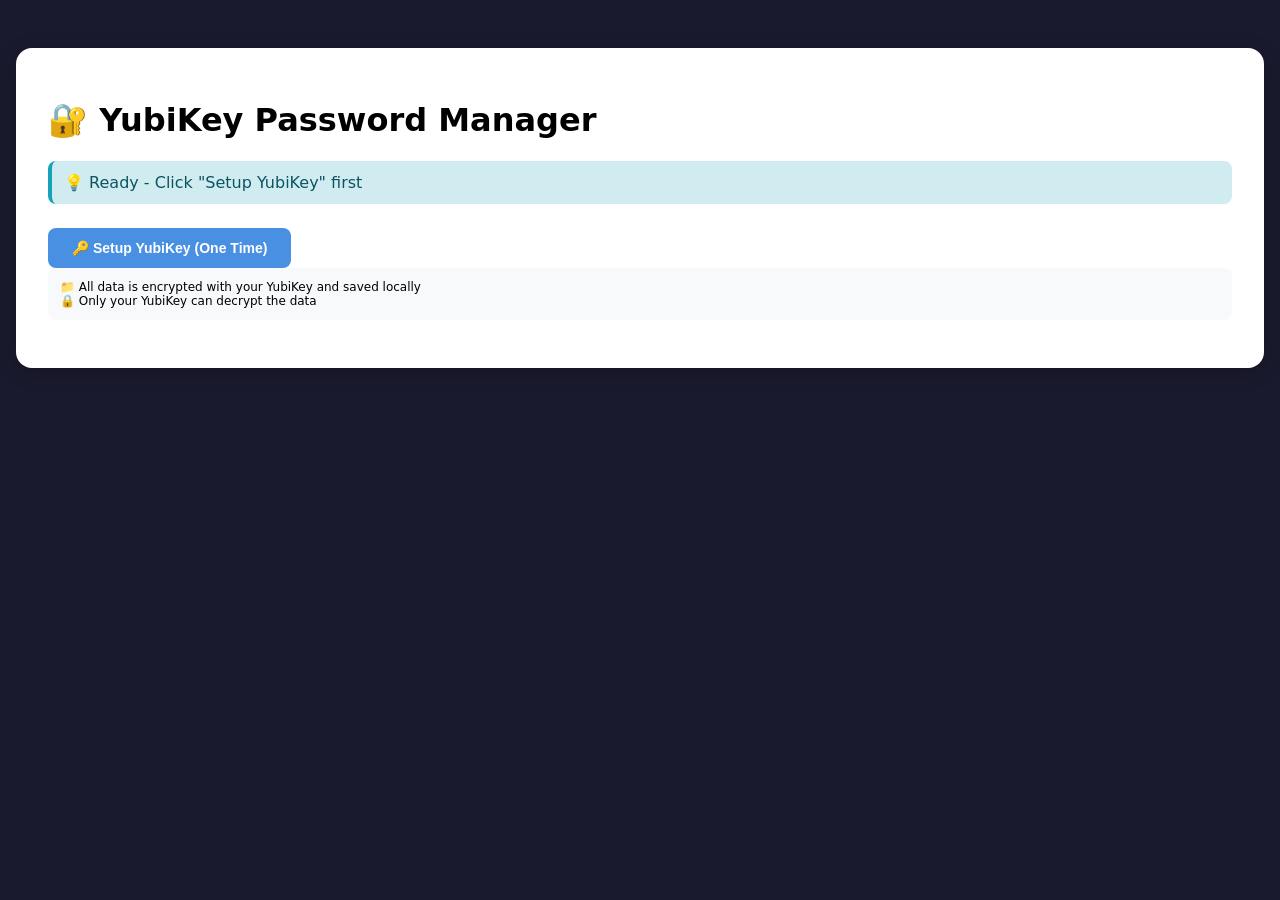
<file: index.html>
<!DOCTYPE html>
<html lang="en">
<head>
    <meta charset="UTF-8">
    <meta name="viewport" content="width=device-width, initial-scale=1.0">
    <title>YubiKey Password Manager - Encrypted Table</title>
    <style>
        body {
            font-family: system-ui, -apple-system, sans-serif;
            max-width: 1400px;
            margin: 2rem auto;
            padding: 1rem;
            background: #1a1a2e;
        }
        .container {
            background: white;
            border-radius: 16px;
            padding: 2rem;
            box-shadow: 0 4px 20px rgba(0,0,0,0.2);
        }
        table {
            width: 100%;
            border-collapse: collapse;
            margin: 1rem 0;
        }
        th, td {
            border: 1px solid #ddd;
            padding: 12px;
            text-align: left;
            vertical-align: top;
        }
        th {
            background: #4a90e2;
            color: white;
            font-weight: 600;
        }
        td {
            background: #fafafa;
        }
        input, textarea {
            width: 100%;
            padding: 8px;
            border: 1px solid #ddd;
            border-radius: 4px;
            font-family: monospace;
            font-size: 13px;
        }
        textarea {
            resize: vertical;
            min-height: 60px;
        }
        button {
            padding: 0.75rem 1.5rem;
            margin: 0.5rem 0.5rem 0 0;
            border: none;
            border-radius: 8px;
            cursor: pointer;
            font-size: 14px;
            font-weight: 600;
            transition: all 0.2s;
        }
        button:hover { transform: translateY(-1px); opacity: 0.9; }
        button:disabled { opacity: 0.5; cursor: not-allowed; transform: none; }
        .btn-primary { background: #4a90e2; color: white; }
        .btn-success { background: #28a745; color: white; }
        .btn-warning { background: #ffc107; color: #333; }
        .btn-danger { background: #dc3545; color: white; }
        .btn-secondary { background: #6c757d; color: white; }
        .btn-info { background: #17a2b8; color: white; }
        .status {
            padding: 0.75rem;
            margin: 1rem 0;
            border-radius: 8px;
            font-weight: 500;
        }
        .error { background: #f8d7da; color: #721c24; border-left: 4px solid #dc3545; }
        .success { background: #d4edda; color: #155724; border-left: 4px solid #28a745; }
        .info { background: #d1ecf1; color: #0c5460; border-left: 4px solid #17a2b8; }
        .warning { background: #fff3cd; color: #856404; border-left: 4px solid #ffc107; }
        .stats {
            display: flex;
            gap: 1rem;
            margin-bottom: 1rem;
            padding: 0.75rem;
            background: #f8f9fa;
            border-radius: 8px;
            font-size: 12px;
            align-items: center;
            flex-wrap: wrap;
        }
        .lock-indicator {
            display: inline-flex;
            align-items: center;
            gap: 8px;
            padding: 4px 12px;
            border-radius: 20px;
            font-weight: bold;
        }
        .lock-indicator.unlocked { background: #d4edda; color: #155724; }
        .lock-indicator.locked { background: #f8d7da; color: #721c24; }
        .delete-btn {
            background: #dc3545;
            color: white;
            padding: 4px 8px;
            font-size: 12px;
            margin: 0;
        }
        .delete-btn:hover { background: #c82333; }
        .add-row-btn {
            margin: 1rem 0;
        }
        hr { margin: 20px 0; border: none; border-top: 2px solid #eee; }
        .search-box {
            margin: 1rem 0;
            padding: 8px;
            width: 300px;
            border: 1px solid #ddd;
            border-radius: 4px;
        }
        .table-wrapper {
            overflow-x: auto;
            max-height: 500px;
            overflow-y: auto;
        }
    </style>
</head>
<body>
<div class="container">
    <h1>🔐 YubiKey Password Manager</h1>
    
    <div id="status" class="status info">💡 Ready - Click "Setup YubiKey" first</div>
    
    <div id="setupSection">
        <button id="setupBtn" class="btn-primary">🔑 Setup YubiKey (One Time)</button>
        <div class="stats">
            📁 All data is encrypted with your YubiKey and saved locally<br>
            🔒 Only your YubiKey can decrypt the data
        </div>
    </div>
    
    <div id="managerSection" style="display: none;">
        <div class="stats">
            <div id="lockIndicator" class="lock-indicator locked">🔒 LOCKED</div>
            <span>📊 Row count: <span id="rowCount">0</span></span>
            <span>💾 Last saved: <span id="lastSaved">Never</span></span>
            <input type="text" id="searchBox" class="search-box" placeholder="🔍 Search any field..." style="margin-left: auto;">
        </div>
        
        <div class="table-wrapper">
            <table id="dataTable">
                <thead>
                    <tr>
                        <th style="width: 5%">ID</th>
                        <th style="width: 25%">Site / Service</th>
                        <th style="width: 60%">Security Methods (passwords, 2FA, backup codes, notes)</th>
                        <th style="width: 10%">Actions</th>
                    </tr>
                </thead>
                <tbody id="tableBody">
                    <tr class="no-data">
                        <td colspan="4" style="text-align: center; color: #999;">
                            🔒 Unlock with YubiKey to view your encrypted data
                        </td>
                    </tr>
                </tbody>
            </table>
        </div>
        
        <div>
            <button id="addRowBtn" class="btn-success add-row-btn" disabled>➕ Add New Row</button>
            <button id="unlockBtn" class="btn-success">🔓 Unlock with YubiKey</button>
            <button id="saveBtn" class="btn-primary" disabled>💾 Save All to Local Storage</button>
            <button id="lockBtn" class="btn-danger" disabled>🔒 Lock Device</button>
            <button id="exportBtn" class="btn-secondary">📎 Export Backup</button>
            <button id="importBtn" class="btn-secondary">📂 Import Backup</button>
            <input type="file" id="fileInput" style="display: none;">
        </div>
        
        <div class="stats" style="margin-top: 1rem; background: #e8f4f8;">
            💡 <strong>Tips:</strong><br>
            • Each row stores site name and security methods (passwords, 2FA codes, backup keys, etc.)<br>
            • Click "Save All" after making changes - everything is encrypted with your YubiKey<br>
            • Use search to filter rows across all fields<br>
            • Export creates an encrypted backup file you can store elsewhere
        </div>
    </div>
</div>

<script>
    class YubiKeyPasswordManager {
        constructor() {
            this.encryptionKey = null;
            this.credentialId = null;
            this.isUnlocked = false;
            this.dbName = 'YubiKeyPasswordManager';
            this.storeName = 'encryptedData';
            this.db = null;
            this.data = []; // Array to hold all rows
            this.nextId = 1;
            this.filteredData = [];
            this.searchTerm = '';
            
            this.initDatabase();
        }
        
        async initDatabase() {
            return new Promise((resolve, reject) => {
                const request = indexedDB.open(this.dbName, 2);
                
                request.onupgradeneeded = (event) => {
                    const db = event.target.result;
                    if (!db.objectStoreNames.contains(this.storeName)) {
                        db.createObjectStore(this.storeName, { keyPath: 'id' });
                    }
                };
                
                request.onsuccess = (event) => {
                    this.db = event.target.result;
                    resolve();
                };
                
                request.onerror = (event) => {
                    console.error('IndexedDB error:', event);
                    resolve();
                };
            });
        }
        
        showStatus(msg, type = 'info') {
            const statusDiv = document.getElementById('status');
            statusDiv.textContent = msg;
            statusDiv.className = `status ${type}`;
            setTimeout(() => {
                if (document.getElementById('status').textContent === msg) {
                    statusDiv.style.opacity = '0.7';
                }
            }, 4000);
        }
        
        updateUI() {
            const lockIndicator = document.getElementById('lockIndicator');
            const saveBtn = document.getElementById('saveBtn');
            const lockBtn = document.getElementById('lockBtn');
            const addRowBtn = document.getElementById('addRowBtn');
            
            if (this.isUnlocked && this.encryptionKey) {
                lockIndicator.className = 'lock-indicator unlocked';
                lockIndicator.innerHTML = '🔓 UNLOCKED';
                saveBtn.disabled = false;
                lockBtn.disabled = false;
                addRowBtn.disabled = false;
            } else {
                lockIndicator.className = 'lock-indicator locked';
                lockIndicator.innerHTML = '🔒 LOCKED';
                saveBtn.disabled = true;
                lockBtn.disabled = true;
                addRowBtn.disabled = true;
            }
            
            this.renderTable();
        }
        
        renderTable() {
            const tbody = document.getElementById('tableBody');
            if (!tbody) return;
            
            // Apply search filter
            let displayData = this.data;
            if (this.searchTerm) {
                const term = this.searchTerm.toLowerCase();
                displayData = this.data.filter(row => 
                    row.site.toLowerCase().includes(term) || 
                    row.methods.toLowerCase().includes(term) ||
                    row.id.toString().includes(term)
                );
                this.filteredData = displayData;
            } else {
                this.filteredData = this.data;
            }
            
            document.getElementById('rowCount').innerText = this.filteredData.length;
            
            if (this.filteredData.length === 0) {
                tbody.innerHTML = `
                    <tr class="no-data">
                        <td colspan="4" style="text-align: center; color: #999;">
                            ${this.searchTerm ? 'No matching rows found' : 'No data. Click "Add New Row" to get started.'}
                        </td>
                    </tr>
                `;
                return;
            }
            
            tbody.innerHTML = this.filteredData.map(row => `
                <tr data-id="${row.id}">
                    <td>${row.id}</td>
                    <td>
                        <input type="text" class="site-input" value="${this.escapeHtml(row.site)}" 
                               data-id="${row.id}" data-field="site" placeholder="e.g., Google, GitHub, Bank">
                    </td>
                    <td>
                        <textarea class="methods-textarea" data-id="${row.id}" data-field="methods" 
                                  placeholder="Password: ...&#10;2FA Secret: ...&#10;Backup Codes: ...&#10;Notes: ...">${this.escapeHtml(row.methods)}</textarea>
                    </td>
                    <td style="text-align: center;">
                        <button class="delete-btn" data-id="${row.id}" onclick="app.deleteRow(${row.id})">🗑️ Delete</button>
                    </td>
                </tr>
            `).join('');
            
            // Attach event listeners to inputs
            document.querySelectorAll('.site-input').forEach(input => {
                input.addEventListener('change', (e) => {
                    const id = parseInt(e.target.dataset.id);
                    const row = this.data.find(r => r.id === id);
                    if (row) row.site = e.target.value;
                });
            });
            
            document.querySelectorAll('.methods-textarea').forEach(textarea => {
                textarea.addEventListener('change', (e) => {
                    const id = parseInt(e.target.dataset.id);
                    const row = this.data.find(r => r.id === id);
                    if (row) row.methods = e.target.value;
                });
            });
        }
        
        escapeHtml(str) {
            if (!str) return '';
            return str.replace(/[&<>]/g, function(m) {
                if (m === '&') return '&amp;';
                if (m === '<') return '&lt;';
                if (m === '>') return '&gt;';
                return m;
            });
        }
        
        addRow() {
            if (!this.isUnlocked) {
                this.showStatus('❌ Please unlock with YubiKey first', 'error');
                return;
            }
            
            const newId = this.nextId++;
            this.data.push({
                id: newId,
                site: '',
                methods: ''
            });
            
            this.renderTable();
            this.showStatus(`✅ Added new row (ID: ${newId})`, 'success');
        }
        
        deleteRow(id) {
            if (!this.isUnlocked) {
                this.showStatus('❌ Please unlock with YubiKey first', 'error');
                return;
            }
            
            if (confirm(`Delete row ID ${id}?`)) {
                this.data = this.data.filter(row => row.id !== id);
                this.renderTable();
                this.showStatus(`🗑️ Deleted row ${id}`, 'success');
            }
        }
        
        async setupYubiKey() {
            try {
                if (localStorage.getItem('yubikey_credential_id')) {
                    this.showStatus('✅ YubiKey already setup! Click "Unlock" to access your data.', 'success');
                    document.getElementById('setupSection').style.display = 'none';
                    document.getElementById('managerSection').style.display = 'block';
                    return true;
                }
                
                this.showStatus('🔐 Touch your YubiKey to setup encryption...', 'info');
                
                const challenge = crypto.getRandomValues(new Uint8Array(32));
                const userId = crypto.randomUUID();
                
                const publicKeyOptions = {
                    challenge: challenge,
                    rp: { name: "YubiKey Password Manager", id: window.location.hostname || "localhost" },
                    user: {
                        id: new TextEncoder().encode(userId),
                        name: "password-manager",
                        displayName: "YubiKey User"
                    },
                    pubKeyCredParams: [{ alg: -7, type: "public-key" }],
                    authenticatorSelection: {
                        authenticatorAttachment: "cross-platform",
                        userVerification: "required"
                    },
                    timeout: 60000
                };
                
                const credential = await navigator.credentials.create({ publicKey: publicKeyOptions });
                this.credentialId = Array.from(new Uint8Array(credential.rawId));
                localStorage.setItem('yubikey_credential_id', JSON.stringify(this.credentialId));
                
                await this.deriveStableKey();
                
                this.showStatus('✅ YubiKey setup complete! Click "Unlock" to start.', 'success');
                document.getElementById('setupSection').style.display = 'none';
                document.getElementById('managerSection').style.display = 'block';
                this.updateUI();
                
                return true;
            } catch (err) {
                console.error(err);
                this.showStatus(`❌ Setup failed: ${err.message}`, 'error');
                return false;
            }
        }
        
        async deriveStableKey() {
            const storedCredId = JSON.parse(localStorage.getItem('yubikey_credential_id') || '[]');
            if (storedCredId.length === 0) return null;
            
            const credIdBytes = new Uint8Array(storedCredId);
            const salt = new TextEncoder().encode("YubiKeyPasswordManager2025");
            const combined = new Uint8Array(credIdBytes.length + salt.length);
            combined.set(credIdBytes, 0);
            combined.set(salt, credIdBytes.length);
            
            const keyMaterial = await crypto.subtle.digest('SHA-256', combined);
            this.encryptionKey = await crypto.subtle.importKey('raw', keyMaterial, { name: 'AES-GCM' }, false, ['encrypt', 'decrypt']);
            
            return this.encryptionKey;
        }
        
        async authenticate() {
            try {
                const storedCredId = JSON.parse(localStorage.getItem('yubikey_credential_id') || '[]');
                if (storedCredId.length === 0) {
                    throw new Error('No YubiKey found. Run setup first.');
                }
                
                const challenge = crypto.getRandomValues(new Uint8Array(32));
                const credentialId = new Uint8Array(storedCredId);
                
                const requestOptions = {
                    challenge: challenge,
                    allowCredentials: [{
                        id: credentialId,
                        type: "public-key",
                        transports: ["usb", "nfc", "ble"]
                    }],
                    timeout: 60000,
                    userVerification: "required"
                };
                
                await navigator.credentials.get({ publicKey: requestOptions });
                await this.deriveStableKey();
                this.isUnlocked = true;
                this.updateUI();
                
                return true;
            } catch (err) {
                console.error(err);
                this.isUnlocked = false;
                this.updateUI();
                return false;
            }
        }
        
        async encryptData(data) {
            if (!this.encryptionKey) await this.deriveStableKey();
            if (!this.encryptionKey) throw new Error('No encryption key');
            
            const encoder = new TextEncoder();
            const iv = crypto.getRandomValues(new Uint8Array(12));
            const jsonStr = JSON.stringify(data);
            const encrypted = await crypto.subtle.encrypt(
                { name: 'AES-GCM', iv: iv },
                this.encryptionKey,
                encoder.encode(jsonStr)
            );
            
            return {
                iv: Array.from(iv),
                data: Array.from(new Uint8Array(encrypted)),
                timestamp: Date.now(),
                version: '2.0'
            };
        }
        
        async decryptData(encryptedData) {
            if (!this.encryptionKey) await this.deriveStableKey();
            if (!this.encryptionKey) throw new Error('No encryption key');
            
            const decoder = new TextDecoder();
            const iv = new Uint8Array(encryptedData.iv);
            const data = new Uint8Array(encryptedData.data);
            
            const decrypted = await crypto.subtle.decrypt(
                { name: 'AES-GCM', iv: iv },
                this.encryptionKey,
                data
            );
            
            const jsonStr = decoder.decode(decrypted);
            return JSON.parse(jsonStr);
        }
        
        async saveToLocalStorage() {
            if (!this.isUnlocked) {
                this.showStatus('❌ Please unlock with YubiKey first', 'error');
                return false;
            }
            
            try {
                // Prepare data for saving (remove any temporary fields)
                const saveData = {
                    rows: this.data,
                    nextId: this.nextId,
                    version: '1.0',
                    savedAt: Date.now()
                };
                
                const encrypted = await this.encryptData(saveData);
                
                // Save to IndexedDB
                await this.saveToIndexedDB(encrypted);
                
                // Backup to localStorage
                localStorage.setItem('yubikey_password_backup', JSON.stringify(encrypted));
                
                document.getElementById('lastSaved').innerText = new Date().toLocaleTimeString();
                this.showStatus(`💾 Saved ${this.data.length} rows to encrypted local storage!`, 'success');
                return true;
            } catch (err) {
                console.error(err);
                this.showStatus(`❌ Save failed: ${err.message}`, 'error');
                return false;
            }
        }
        
        async saveToIndexedDB(data) {
            if (!this.db) await this.initDatabase();
            
            return new Promise((resolve, reject) => {
                if (!this.db) {
                    resolve(false);
                    return;
                }
                
                const transaction = this.db.transaction([this.storeName], 'readwrite');
                const store = transaction.objectStore(this.storeName);
                const request = store.put({ id: 'main', data: data, updated: Date.now() });
                
                request.onsuccess = () => resolve(true);
                request.onerror = () => {
                    console.error('IndexedDB save error:', request.error);
                    resolve(false);
                };
            });
        }
        
        async loadFromLocalStorage() {
            try {
                let encryptedData = null;
                
                // Try IndexedDB first
                if (this.db) {
                    encryptedData = await this.loadFromIndexedDB();
                }
                
                // Try localStorage as fallback
                if (!encryptedData) {
                    const stored = localStorage.getItem('yubikey_password_backup');
                    if (stored) encryptedData = JSON.parse(stored);
                }
                
                if (!encryptedData) {
                    return null;
                }
                
                const decrypted = await this.decryptData(encryptedData);
                return decrypted;
            } catch (err) {
                console.error(err);
                return null;
            }
        }
        
        async loadFromIndexedDB() {
            return new Promise((resolve, reject) => {
                if (!this.db) {
                    resolve(null);
                    return;
                }
                
                const transaction = this.db.transaction([this.storeName], 'readonly');
                const store = transaction.objectStore(this.storeName);
                const request = store.get('main');
                
                request.onsuccess = () => {
                    resolve(request.result ? request.result.data : null);
                };
                request.onerror = () => {
                    console.error('IndexedDB load error:', request.error);
                    resolve(null);
                };
            });
        }
        
        async unlockAndLoad() {
            this.showStatus('🔓 Touch your YubiKey to unlock...', 'info');
            
            const auth = await this.authenticate();
            if (!auth) {
                this.showStatus('❌ Authentication failed - make sure you touch your YubiKey', 'error');
                return false;
            }
            
            this.showStatus('🔓 Loading your encrypted data...', 'info');
            const decryptedData = await this.loadFromLocalStorage();
            
            if (decryptedData && decryptedData.rows) {
                this.data = decryptedData.rows;
                this.nextId = decryptedData.nextId || Math.max(...decryptedData.rows.map(r => r.id), 0) + 1;
                this.showStatus(`✅ Loaded ${this.data.length} rows!`, 'success');
            } else {
                // Initialize with sample data if empty
                this.data = [
                    { id: 1, site: 'Google', methods: 'Password: MySecurePass123\n2FA: Enabled\nBackup codes: saved in safe' },
                    { id: 2, site: 'GitHub', methods: 'Password: ghp_xxxxxx\nSSH key: ~/.ssh/id_rsa\n2FA: YubiKey' }
                ];
                this.nextId = 3;
                this.showStatus('ℹ️ No saved data found. Starting with sample rows.', 'info');
            }
            
            this.renderTable();
            return true;
        }
        
        lock() {
            this.isUnlocked = false;
            this.encryptionKey = null;
            this.data = [];
            this.filteredData = [];
            
            this.renderTable();
            this.updateUI();
            this.showStatus('🔒 Device locked. Click "Unlock" and touch YubiKey to access your data again.', 'warning');
        }
        
        async exportBackup() {
            const stored = localStorage.getItem('yubikey_password_backup');
            if (!stored) {
                // Try IndexedDB
                const indexedData = await this.loadFromIndexedDB();
                if (!indexedData) {
                    this.showStatus('No saved data to export', 'warning');
                    return;
                }
                var exportData = indexedData;
            } else {
                var exportData = JSON.parse(stored);
            }
            
            const blob = new Blob([JSON.stringify(exportData, null, 2)], { type: 'application/json' });
            const url = URL.createObjectURL(blob);
            const a = document.createElement('a');
            a.href = url;
            a.download = `yubikey_password_backup_${Date.now()}.enc`;
            a.click();
            URL.revokeObjectURL(url);
            this.showStatus('📎 Backup exported!', 'success');
        }
        
        async importBackup(file) {
            if (!this.isUnlocked) {
                this.showStatus('❌ Please unlock with YubiKey first', 'error');
                return;
            }
            
            try {
                const text = await file.text();
                const encrypted = JSON.parse(text);
                
                if (!encrypted.iv || !encrypted.data) {
                    throw new Error('Invalid backup file');
                }
                
                // Verify it can be decrypted
                const decrypted = await this.decryptData(encrypted);
                if (!decrypted || !decrypted.rows) {
                    throw new Error('Cannot decrypt - wrong YubiKey or corrupted file');
                }
                
                // Save to both locations
                await this.saveToIndexedDB(encrypted);
                localStorage.setItem('yubikey_password_backup', JSON.stringify(encrypted));
                
                // Update current data
                this.data = decrypted.rows;
                this.nextId = decrypted.nextId || Math.max(...decrypted.rows.map(r => r.id), 0) + 1;
                this.renderTable();
                
                this.showStatus(`📂 Imported ${this.data.length} rows successfully!`, 'success');
            } catch (err) {
                this.showStatus(`Import failed: ${err.message}`, 'error');
            }
        }
        
        searchTable() {
            const searchBox = document.getElementById('searchBox');
            this.searchTerm = searchBox.value;
            this.renderTable();
        }
    }
    
    // Initialize
    const app = new YubiKeyPasswordManager();
    window.app = app; // Make accessible to inline onclick
    
    document.getElementById('setupBtn').onclick = () => app.setupYubiKey();
    document.getElementById('unlockBtn').onclick = () => app.unlockAndLoad();
    document.getElementById('saveBtn').onclick = () => app.saveToLocalStorage();
    document.getElementById('lockBtn').onclick = () => app.lock();
    document.getElementById('addRowBtn').onclick = () => app.addRow();
    document.getElementById('exportBtn').onclick = () => app.exportBackup();
    document.getElementById('searchBox').oninput = () => app.searchTable();
    
    const importBtn = document.getElementById('importBtn');
    const fileInput = document.getElementById('fileInput');
    if (importBtn && fileInput) {
        importBtn.onclick = () => fileInput.click();
        fileInput.onchange = async (e) => {
            if (e.target.files[0]) {
                await app.importBackup(e.target.files[0]);
                fileInput.value = '';
            }
        };
    }
</script>
</body>
</html>
</file>
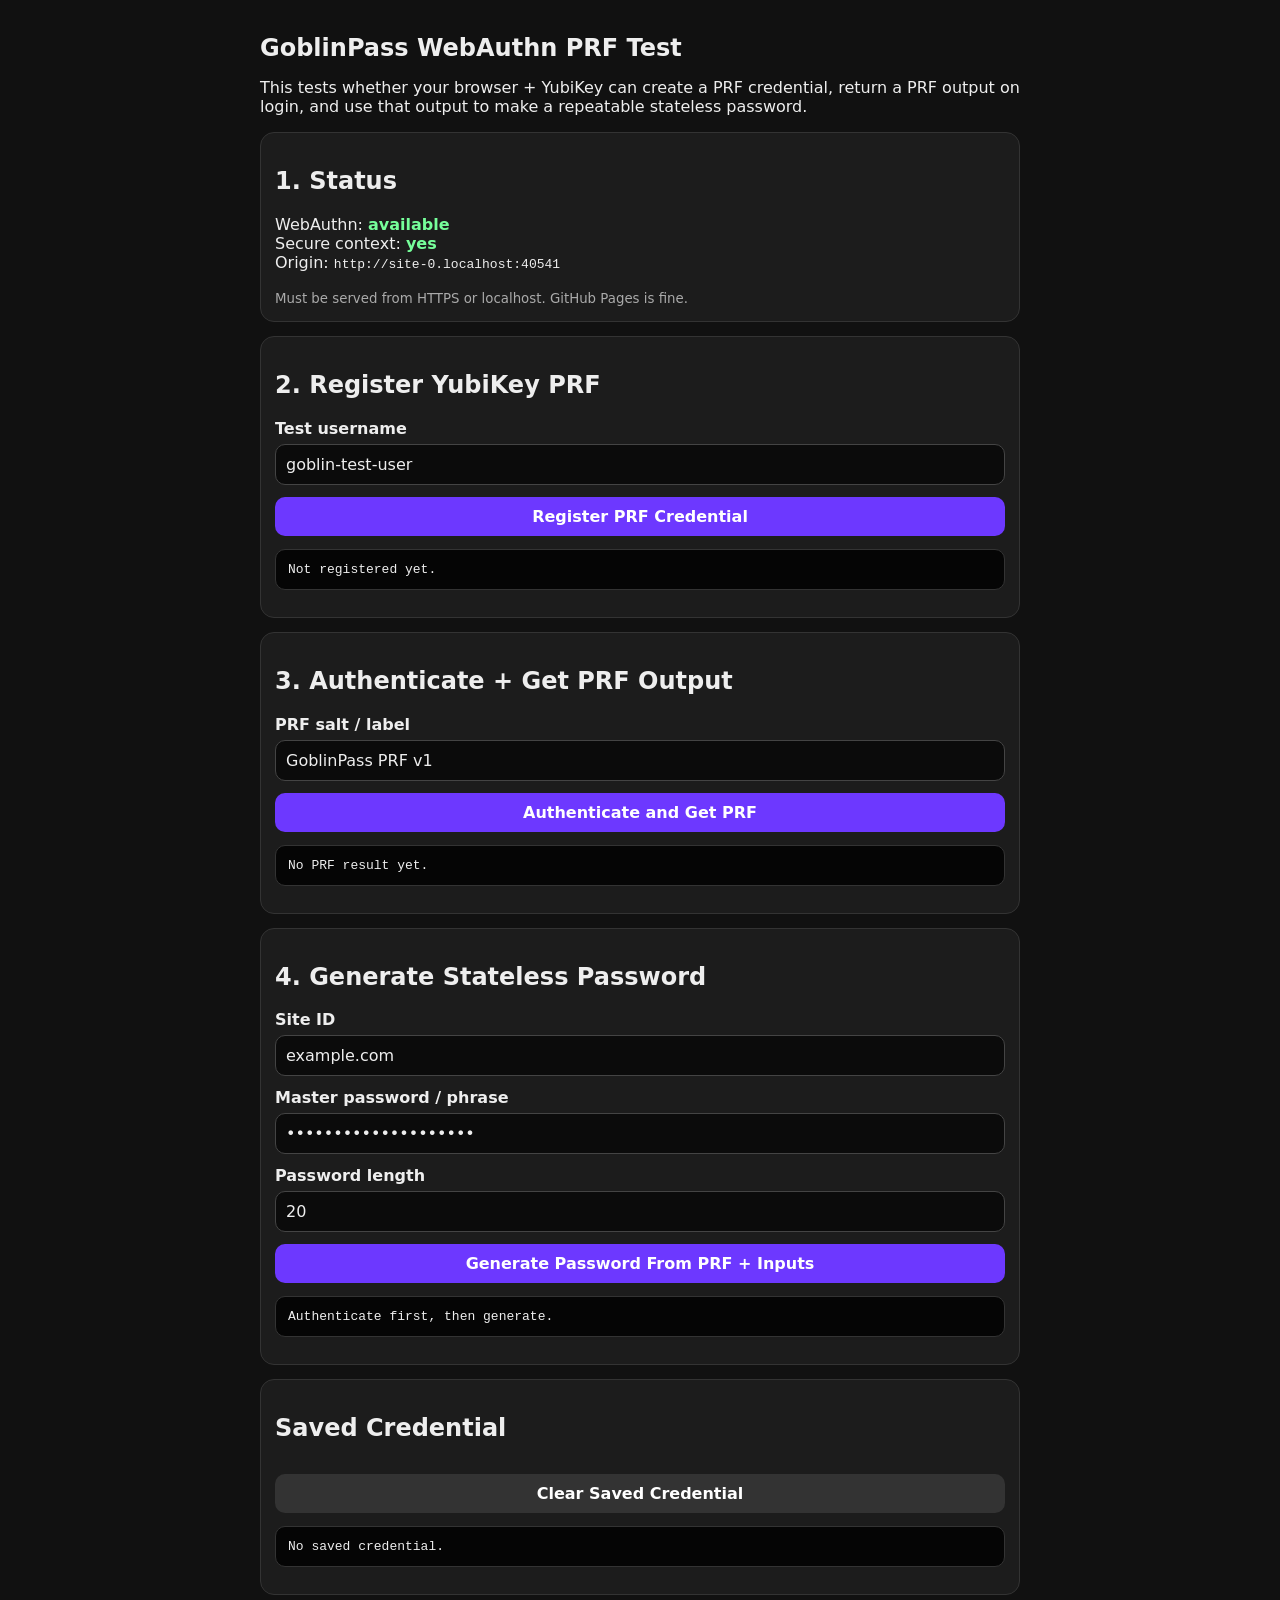
<file: index.html.html>
<!doctype html>
<html lang="en">
<head>
  <meta charset="utf-8" />
  <meta name="viewport" content="width=device-width,initial-scale=1" />
  <title>GoblinPass PRF Test</title>
  <style>
    :root { color-scheme: dark; }
    body { font-family: system-ui, sans-serif; margin: 0; background:#111; color:#eee; }
    main { max-width: 760px; margin: 0 auto; padding: 18px; }
    h1 { font-size: 1.5rem; }
    .card { background:#1c1c1c; border:1px solid #333; border-radius:14px; padding:14px; margin:14px 0; }
    label { display:block; margin-top:12px; font-weight:600; }
    input, textarea, button { width:100%; box-sizing:border-box; font:inherit; border-radius:10px; border:1px solid #444; padding:10px; margin-top:6px; }
    input, textarea { background:#0b0b0b; color:#eee; }
    button { background:#6d38ff; color:white; font-weight:700; border:0; margin-top:12px; }
    button.secondary { background:#333; }
    pre { white-space: pre-wrap; word-break: break-word; background:#050505; padding:12px; border-radius:10px; border:1px solid #333; }
    .ok { color:#76ff9a; font-weight:700; }
    .bad { color:#ff7676; font-weight:700; }
    .warn { color:#ffd166; font-weight:700; }
    small { color:#aaa; }
  </style>
</head>
<body>
<main>
  <h1>GoblinPass WebAuthn PRF Test</h1>
  <p>This tests whether your browser + YubiKey can create a PRF credential, return a PRF output on login, and use that output to make a repeatable stateless password.</p>

  <div class="card">
    <h2>1. Status</h2>
    <p id="status"></p>
    <small>Must be served from HTTPS or localhost. GitHub Pages is fine.</small>
  </div>

  <div class="card">
    <h2>2. Register YubiKey PRF</h2>
    <label>Test username</label>
    <input id="username" value="goblin-test-user" autocomplete="username" />
    <button id="registerBtn">Register PRF Credential</button>
    <pre id="registerOut">Not registered yet.</pre>
  </div>

  <div class="card">
    <h2>3. Authenticate + Get PRF Output</h2>
    <label>PRF salt / label</label>
    <input id="salt" value="GoblinPass PRF v1" />
    <button id="authBtn">Authenticate and Get PRF</button>
    <pre id="authOut">No PRF result yet.</pre>
  </div>

  <div class="card">
    <h2>4. Generate Stateless Password</h2>
    <label>Site ID</label>
    <input id="siteId" value="example.com" />
    <label>Master password / phrase</label>
    <input id="master" type="password" value="test master password" />
    <label>Password length</label>
    <input id="length" type="number" min="12" max="64" value="20" />
    <button id="genBtn">Generate Password From PRF + Inputs</button>
    <pre id="passOut">Authenticate first, then generate.</pre>
  </div>

  <div class="card">
    <h2>Saved Credential</h2>
    <button class="secondary" id="clearBtn">Clear Saved Credential</button>
    <pre id="savedOut"></pre>
  </div>
</main>
<script>
const $ = id => document.getElementById(id);
let lastPrfHex = null;

function bytesToHex(buf) {
  return [...new Uint8Array(buf)].map(b => b.toString(16).padStart(2, '0')).join('');
}
function hexToBytes(hex) {
  const out = new Uint8Array(hex.length / 2);
  for (let i = 0; i < out.length; i++) out[i] = parseInt(hex.substr(i*2, 2), 16);
  return out;
}
function utf8(s) { return new TextEncoder().encode(s); }
function b64url(buf) {
  return btoa(String.fromCharCode(...new Uint8Array(buf))).replace(/\+/g,'-').replace(/\//g,'_').replace(/=+$/,'');
}
function unb64url(s) {
  s = s.replace(/-/g,'+').replace(/_/g,'/');
  while (s.length % 4) s += '=';
  return Uint8Array.from(atob(s), c => c.charCodeAt(0));
}
function randomBytes(n) {
  const a = new Uint8Array(n); crypto.getRandomValues(a); return a;
}
async function sha256Bytes(...parts) {
  let len = parts.reduce((n,p)=>n+p.length,0);
  let all = new Uint8Array(len), off=0;
  for (const p of parts) { all.set(p, off); off += p.length; }
  return new Uint8Array(await crypto.subtle.digest('SHA-256', all));
}
async function hmacSha256(keyBytes, msgBytes) {
  const key = await crypto.subtle.importKey('raw', keyBytes, {name:'HMAC', hash:'SHA-256'}, false, ['sign']);
  return new Uint8Array(await crypto.subtle.sign('HMAC', key, msgBytes));
}
function makePassword(bytes, len) {
  const chars = 'ABCDEFGHJKLMNPQRSTUVWXYZabcdefghijkmnopqrstuvwxyz23456789!@#$%*-_+=';
  let out = '';
  for (let i = 0; out.length < len; i++) out += chars[bytes[i % bytes.length] % chars.length];
  return out;
}
function saveCredential(idBytes) {
  localStorage.setItem('goblin_prf_credential_id', b64url(idBytes));
  updateSaved();
}
function getCredentialId() {
  const s = localStorage.getItem('goblin_prf_credential_id');
  return s ? unb64url(s) : null;
}
function updateSaved() {
  const s = localStorage.getItem('goblin_prf_credential_id');
  $('savedOut').textContent = s ? 'Saved credential ID:\n' + s : 'No saved credential.';
}
function show(obj) { return JSON.stringify(obj, null, 2); }

$('status').innerHTML = `
WebAuthn: ${window.PublicKeyCredential ? '<span class="ok">available</span>' : '<span class="bad">not available</span>'}<br>
Secure context: ${window.isSecureContext ? '<span class="ok">yes</span>' : '<span class="bad">no</span>'}<br>
Origin: <code>${location.origin}</code>
`;
updateSaved();

$('registerBtn').onclick = async () => {
  $('registerOut').textContent = 'Registering...';
  try {
    const username = $('username').value || 'goblin-test-user';
    const challenge = randomBytes(32);
    const userId = await sha256Bytes(utf8(username + ':' + location.origin));
    const cred = await navigator.credentials.create({
      publicKey: {
        challenge,
        rp: { name: 'GoblinPass PRF Test', id: location.hostname },
        user: { id: userId, name: username, displayName: username },
        pubKeyCredParams: [
          { type: 'public-key', alg: -8 },
          { type: 'public-key', alg: -7 },
          { type: 'public-key', alg: -257 }
        ],
        timeout: 90000,
        authenticatorSelection: {
          authenticatorAttachment: 'cross-platform',
          residentKey: 'preferred',
          requireResidentKey: false,
          userVerification: 'preferred'
        },
        attestation: 'none',
        extensions: {
          credProps: true,
          prf: { eval: { first: await sha256Bytes(utf8('register test salt')) } }
        }
      }
    });
    const ext = cred.getClientExtensionResults ? cred.getClientExtensionResults() : {};
    saveCredential(cred.rawId);
    $('registerOut').innerHTML = show({
      success: true,
      id: cred.id,
      type: cred.type,
      authenticatorAttachment: cred.authenticatorAttachment,
      clientExtensionResults: ext,
      prfEnabled: ext?.prf?.enabled === true,
      note: ext?.prf?.enabled === true ? 'PRF registration enabled true.' : 'PRF did not enable on registration.'
    });
  } catch (e) {
    $('registerOut').textContent = 'ERROR:\n' + (e.stack || e.message || e);
  }
};

$('authBtn').onclick = async () => {
  $('authOut').textContent = 'Authenticating...';
  try {
    const id = getCredentialId();
    if (!id) throw new Error('Register first. No credential ID saved.');
    const saltText = $('salt').value || 'GoblinPass PRF v1';
    const saltHash = await sha256Bytes(utf8(saltText));
    const assertion = await navigator.credentials.get({
      publicKey: {
        challenge: randomBytes(32),
        timeout: 90000,
        allowCredentials: [{ type: 'public-key', id, transports: ['usb','nfc','ble','hybrid','internal'] }],
        userVerification: 'preferred',
        extensions: { prf: { eval: { first: saltHash } } }
      }
    });
    const ext = assertion.getClientExtensionResults ? assertion.getClientExtensionResults() : {};
    const first = ext?.prf?.results?.first;
    lastPrfHex = first ? bytesToHex(first) : null;
    $('authOut').textContent = show({
      success: true,
      clientExtensionResults: ext,
      prfResultHex: lastPrfHex,
      usableForGoblinPass: !!lastPrfHex,
      note: lastPrfHex ? 'This PRF output can be mixed into stateless password generation.' : 'No PRF output returned.'
    });
  } catch (e) {
    $('authOut').textContent = 'ERROR:\n' + (e.stack || e.message || e);
  }
};

$('genBtn').onclick = async () => {
  try {
    if (!lastPrfHex) throw new Error('Authenticate first to get a PRF output.');
    const site = $('siteId').value;
    const master = $('master').value;
    const len = Math.max(12, Math.min(64, parseInt($('length').value || '20', 10)));
    const prfBytes = hexToBytes(lastPrfHex);
    const msg = utf8('GoblinPass password v1|' + site + '|' + master + '|' + len);
    const digest = await hmacSha256(prfBytes, msg);
    const password = makePassword(digest, len);
    $('passOut').textContent = show({
      siteId: site,
      length: len,
      password,
      repeatability: 'Same YubiKey credential + same PRF salt + same Site ID + same master password should produce the same password.'
    });
  } catch (e) {
    $('passOut').textContent = 'ERROR:\n' + (e.stack || e.message || e);
  }
};

$('clearBtn').onclick = () => {
  localStorage.removeItem('goblin_prf_credential_id');
  lastPrfHex = null;
  updateSaved();
  $('registerOut').textContent = 'Cleared. Register again.';
  $('authOut').textContent = 'No PRF result yet.';
  $('passOut').textContent = 'Authenticate first, then generate.';
};
</script>
</body>
</html>
</file>
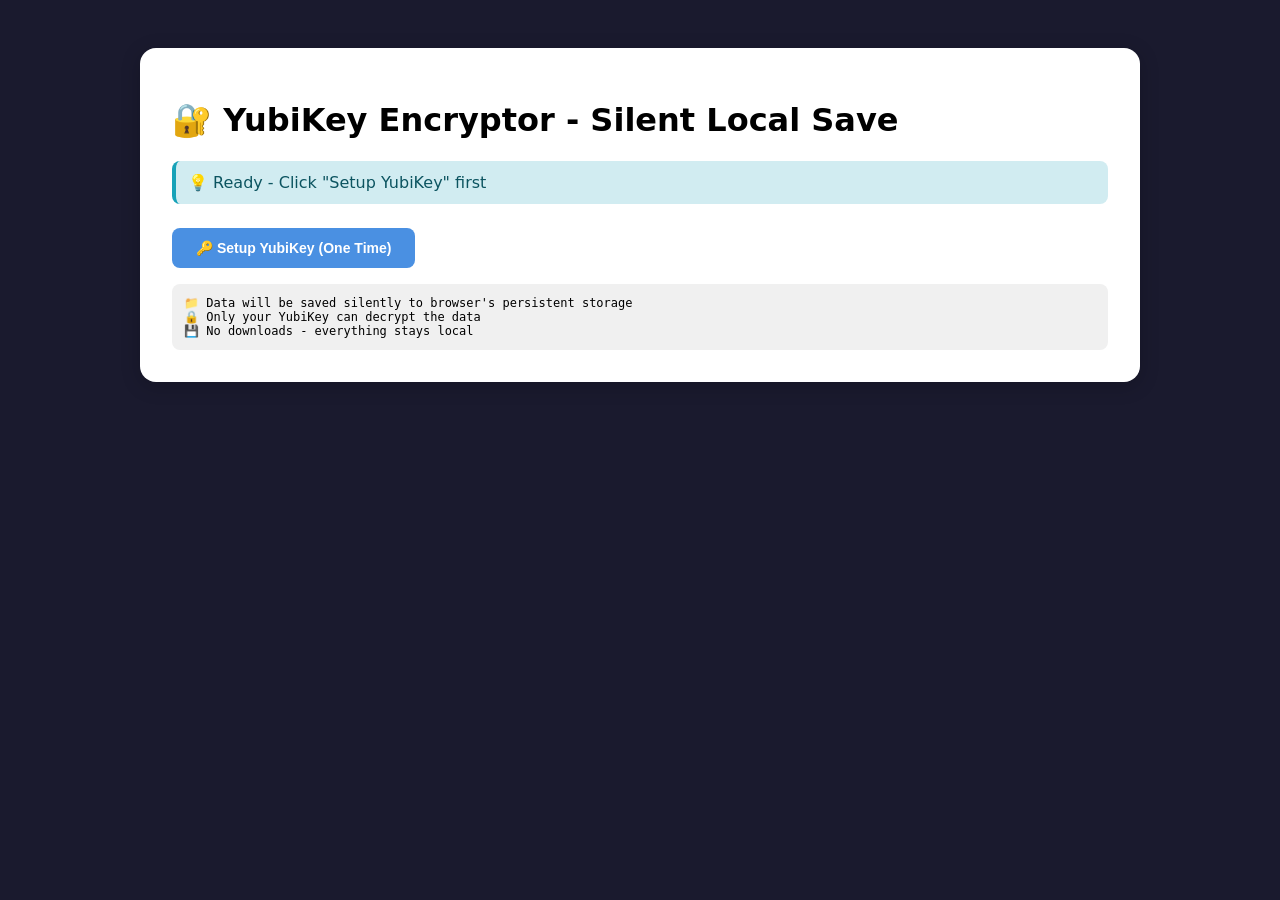
<file: index2.html>
<!DOCTYPE html>
<html lang="en">
<head>
    <meta charset="UTF-8">
    <meta name="viewport" content="width=device-width, initial-scale=1.0">
    <title>YubiKey Encryptor - Silent Local Save</title>
    <style>
        body {
            font-family: system-ui, -apple-system, sans-serif;
            max-width: 1000px;
            margin: 2rem auto;
            padding: 1rem;
            background: #1a1a2e;
        }
        .container {
            background: white;
            border-radius: 16px;
            padding: 2rem;
            box-shadow: 0 4px 20px rgba(0,0,0,0.2);
        }
        textarea {
            width: 100%;
            height: 400px;
            font-family: 'Courier New', monospace;
            padding: 1rem;
            border: 2px solid #ddd;
            border-radius: 8px;
            font-size: 14px;
            resize: vertical;
        }
        button {
            padding: 0.75rem 1.5rem;
            margin: 0.5rem 0.5rem 0 0;
            border: none;
            border-radius: 8px;
            cursor: pointer;
            font-size: 14px;
            font-weight: 600;
            transition: all 0.2s;
        }
        button:hover { transform: translateY(-1px); opacity: 0.9; }
        button:disabled { opacity: 0.5; cursor: not-allowed; transform: none; }
        .btn-primary { background: #4a90e2; color: white; }
        .btn-success { background: #28a745; color: white; }
        .btn-warning { background: #ffc107; color: #333; }
        .btn-danger { background: #dc3545; color: white; }
        .btn-secondary { background: #6c757d; color: white; }
        .status {
            padding: 0.75rem;
            margin: 1rem 0;
            border-radius: 8px;
            font-weight: 500;
        }
        .error { background: #f8d7da; color: #721c24; border-left: 4px solid #dc3545; }
        .success { background: #d4edda; color: #155724; border-left: 4px solid #28a745; }
        .info { background: #d1ecf1; color: #0c5460; border-left: 4px solid #17a2b8; }
        .warning { background: #fff3cd; color: #856404; border-left: 4px solid #ffc107; }
        .file-path {
            background: #f0f0f0;
            padding: 0.75rem;
            border-radius: 8px;
            font-family: monospace;
            font-size: 12px;
            margin-top: 1rem;
            word-break: break-all;
        }
        .stats {
            display: flex;
            gap: 1rem;
            margin-top: 1rem;
            padding: 0.75rem;
            background: #f8f9fa;
            border-radius: 8px;
            font-size: 12px;
            align-items: center;
            flex-wrap: wrap;
        }
        .lock-indicator {
            display: inline-flex;
            align-items: center;
            gap: 8px;
            padding: 4px 12px;
            border-radius: 20px;
            font-weight: bold;
        }
        .lock-indicator.unlocked { background: #d4edda; color: #155724; }
        .lock-indicator.locked { background: #f8d7da; color: #721c24; }
        hr { margin: 20px 0; border: none; border-top: 2px solid #eee; }
    </style>
</head>
<body>
<div class="container">
    <h1>🔐 YubiKey Encryptor - Silent Local Save</h1>
    
    <div id="status" class="status info">💡 Ready - Click "Setup YubiKey" first</div>
    
    <div id="setupSection">
        <button id="setupBtn" class="btn-primary">🔑 Setup YubiKey (One Time)</button>
        <div class="file-path">
            📁 Data will be saved silently to browser's persistent storage<br>
            🔒 Only your YubiKey can decrypt the data<br>
            💾 No downloads - everything stays local
        </div>
    </div>
    
    <div id="notesSection" style="display: none;">
        <div class="stats">
            <div id="lockIndicator" class="lock-indicator locked">🔒 LOCKED</div>
            <span>💾 Auto-saves to: <strong>Browser Persistent Storage</strong></span>
            <span>📝 Last saved: <span id="lastSaved">Never</span></span>
        </div>
        
        <h3>📝 Your Encrypted Notes</h3>
        <textarea id="noteContent" placeholder="🔒 Locked - Click 'Unlock with YubiKey' first" disabled></textarea>
        
        <div>
            <button id="unlockBtn" class="btn-success">🔓 Unlock with YubiKey</button>
            <button id="saveBtn" class="btn-primary" disabled>💾 Save to Local Storage</button>
            <button id="lockBtn" class="btn-danger" disabled>🔒 Lock Device</button>
            <button id="exportBtn" class="btn-secondary">📎 Export Backup File</button>
            <button id="importBtn" class="btn-secondary">📂 Import Backup File</button>
            <input type="file" id="fileInput" style="display: none;">
        </div>
        
        <div class="file-path" id="storageInfo">
            📁 Storage Location: Browser's IndexedDB (persistent, survives browser restart)
        </div>
    </div>
</div>

<script>
    class YubiKeyPersistentEncryptor {
        constructor() {
            this.encryptionKey = null;
            this.credentialId = null;
            this.isUnlocked = false;
            this.dbName = 'YubiKeyEncryptorDB';
            this.storeName = 'encryptedNotes';
            this.db = null;
            
            this.initDatabase();
        }
        
        async initDatabase() {
            return new Promise((resolve, reject) => {
                const request = indexedDB.open(this.dbName, 2);
                
                request.onupgradeneeded = (event) => {
                    const db = event.target.result;
                    if (!db.objectStoreNames.contains(this.storeName)) {
                        db.createObjectStore(this.storeName, { keyPath: 'id' });
                    }
                };
                
                request.onsuccess = (event) => {
                    this.db = event.target.result;
                    resolve();
                };
                
                request.onerror = (event) => {
                    console.error('IndexedDB error:', event);
                    resolve(); // Continue even if DB fails
                };
            });
        }
        
        showStatus(msg, type = 'info') {
            const statusDiv = document.getElementById('status');
            statusDiv.textContent = msg;
            statusDiv.className = `status ${type}`;
            setTimeout(() => {
                if (document.getElementById('status').textContent === msg) {
                    statusDiv.style.opacity = '0.7';
                }
            }, 4000);
        }
        
        updateUI() {
            const lockIndicator = document.getElementById('lockIndicator');
            const saveBtn = document.getElementById('saveBtn');
            const lockBtn = document.getElementById('lockBtn');
            const noteContent = document.getElementById('noteContent');
            
            if (this.isUnlocked && this.encryptionKey) {
                lockIndicator.className = 'lock-indicator unlocked';
                lockIndicator.innerHTML = '🔓 UNLOCKED';
                saveBtn.disabled = false;
                lockBtn.disabled = false;
                noteContent.disabled = false;
                noteContent.placeholder = 'Write your secret notes here... They will be encrypted and saved locally';
            } else {
                lockIndicator.className = 'lock-indicator locked';
                lockIndicator.innerHTML = '🔒 LOCKED';
                saveBtn.disabled = true;
                lockBtn.disabled = true;
                noteContent.disabled = true;
                noteContent.placeholder = '🔒 Locked - Click "Unlock with YubiKey" first';
            }
        }
        
        async setupYubiKey() {
            try {
                if (localStorage.getItem('yubikey_credential_id')) {
                    this.showStatus('✅ YubiKey already setup! Click "Unlock" to access your notes.', 'success');
                    document.getElementById('setupSection').style.display = 'none';
                    document.getElementById('notesSection').style.display = 'block';
                    return true;
                }
                
                this.showStatus('🔐 Touch your YubiKey to setup encryption...', 'info');
                
                const challenge = crypto.getRandomValues(new Uint8Array(32));
                const userId = crypto.randomUUID();
                
                const publicKeyOptions = {
                    challenge: challenge,
                    rp: { name: "YubiKey Encryptor", id: window.location.hostname || "localhost" },
                    user: {
                        id: new TextEncoder().encode(userId),
                        name: "encryptor-user",
                        displayName: "YubiKey User"
                    },
                    pubKeyCredParams: [{ alg: -7, type: "public-key" }],
                    authenticatorSelection: {
                        authenticatorAttachment: "cross-platform",
                        userVerification: "required"
                    },
                    timeout: 60000
                };
                
                const credential = await navigator.credentials.create({ publicKey: publicKeyOptions });
                this.credentialId = Array.from(new Uint8Array(credential.rawId));
                localStorage.setItem('yubikey_credential_id', JSON.stringify(this.credentialId));
                
                // Generate and store encryption key
                await this.deriveStableKey();
                
                this.showStatus('✅ YubiKey setup complete! Click "Unlock" to start.', 'success');
                document.getElementById('setupSection').style.display = 'none';
                document.getElementById('notesSection').style.display = 'block';
                this.updateUI();
                
                return true;
            } catch (err) {
                console.error(err);
                this.showStatus(`❌ Setup failed: ${err.message}`, 'error');
                return false;
            }
        }
        
        async deriveStableKey() {
            const storedCredId = JSON.parse(localStorage.getItem('yubikey_credential_id') || '[]');
            if (storedCredId.length === 0) return null;
            
            const credIdBytes = new Uint8Array(storedCredId);
            const salt = new TextEncoder().encode("YubiKeyPersistentEncryptor2025");
            const combined = new Uint8Array(credIdBytes.length + salt.length);
            combined.set(credIdBytes, 0);
            combined.set(salt, credIdBytes.length);
            
            const keyMaterial = await crypto.subtle.digest('SHA-256', combined);
            this.encryptionKey = await crypto.subtle.importKey('raw', keyMaterial, { name: 'AES-GCM' }, false, ['encrypt', 'decrypt']);
            
            return this.encryptionKey;
        }
        
        async authenticate() {
            try {
                const storedCredId = JSON.parse(localStorage.getItem('yubikey_credential_id') || '[]');
                if (storedCredId.length === 0) {
                    throw new Error('No YubiKey found. Run setup first.');
                }
                
                const challenge = crypto.getRandomValues(new Uint8Array(32));
                const credentialId = new Uint8Array(storedCredId);
                
                const requestOptions = {
                    challenge: challenge,
                    allowCredentials: [{
                        id: credentialId,
                        type: "public-key",
                        transports: ["usb", "nfc", "ble"]
                    }],
                    timeout: 60000,
                    userVerification: "required"
                };
                
                // This requires YubiKey touch
                await navigator.credentials.get({ publicKey: requestOptions });
                
                await this.deriveStableKey();
                this.isUnlocked = true;
                this.updateUI();
                
                return true;
            } catch (err) {
                console.error(err);
                this.isUnlocked = false;
                this.updateUI();
                return false;
            }
        }
        
        async encryptData(text) {
            if (!this.encryptionKey) await this.deriveStableKey();
            if (!this.encryptionKey) throw new Error('No encryption key');
            
            const encoder = new TextEncoder();
            const iv = crypto.getRandomValues(new Uint8Array(12));
            const encrypted = await crypto.subtle.encrypt(
                { name: 'AES-GCM', iv: iv },
                this.encryptionKey,
                encoder.encode(text)
            );
            
            return {
                iv: Array.from(iv),
                data: Array.from(new Uint8Array(encrypted)),
                timestamp: Date.now(),
                version: '2.0'
            };
        }
        
        async decryptData(encryptedData) {
            if (!this.encryptionKey) await this.deriveStableKey();
            if (!this.encryptionKey) throw new Error('No encryption key');
            
            const decoder = new TextDecoder();
            const iv = new Uint8Array(encryptedData.iv);
            const data = new Uint8Array(encryptedData.data);
            
            const decrypted = await crypto.subtle.decrypt(
                { name: 'AES-GCM', iv: iv },
                this.encryptionKey,
                data
            );
            
            return decoder.decode(decrypted);
        }
        
        async saveToLocalStorage(text) {
            if (!this.isUnlocked) {
                this.showStatus('❌ Please unlock with YubiKey first', 'error');
                return false;
            }
            
            try {
                // Encrypt the data
                const encrypted = await this.encryptData(text);
                
                // Save to IndexedDB (silent, no download)
                await this.saveToIndexedDB(encrypted);
                
                // Also save to localStorage as backup
                localStorage.setItem('yubikey_encrypted_backup', JSON.stringify(encrypted));
                
                // Update last saved timestamp
                document.getElementById('lastSaved').innerText = new Date().toLocaleTimeString();
                
                this.showStatus('💾 Notes saved silently to local storage!', 'success');
                return true;
            } catch (err) {
                console.error(err);
                this.showStatus(`❌ Save failed: ${err.message}`, 'error');
                return false;
            }
        }
        
        async saveToIndexedDB(data) {
            if (!this.db) await this.initDatabase();
            
            return new Promise((resolve, reject) => {
                if (!this.db) {
                    resolve(false);
                    return;
                }
                
                const transaction = this.db.transaction([this.storeName], 'readwrite');
                const store = transaction.objectStore(this.storeName);
                const request = store.put({ id: 'main', data: data, updated: Date.now() });
                
                request.onsuccess = () => resolve(true);
                request.onerror = () => {
                    console.error('IndexedDB save error:', request.error);
                    resolve(false);
                };
            });
        }
        
        async loadFromLocalStorage() {
            try {
                let encryptedData = null;
                
                // Try IndexedDB first
                if (this.db) {
                    encryptedData = await this.loadFromIndexedDB();
                }
                
                // Try localStorage as fallback
                if (!encryptedData) {
                    const stored = localStorage.getItem('yubikey_encrypted_backup');
                    if (stored) encryptedData = JSON.parse(stored);
                }
                
                if (!encryptedData) {
                    return null;
                }
                
                // Decrypt and return
                const decrypted = await this.decryptData(encryptedData);
                return decrypted;
            } catch (err) {
                console.error(err);
                return null;
            }
        }
        
        async loadFromIndexedDB() {
            return new Promise((resolve, reject) => {
                if (!this.db) {
                    resolve(null);
                    return;
                }
                
                const transaction = this.db.transaction([this.storeName], 'readonly');
                const store = transaction.objectStore(this.storeName);
                const request = store.get('main');
                
                request.onsuccess = () => {
                    resolve(request.result ? request.result.data : null);
                };
                request.onerror = () => {
                    console.error('IndexedDB load error:', request.error);
                    resolve(null);
                };
            });
        }
        
        async unlockAndLoad() {
            this.showStatus('🔓 Touch your YubiKey to unlock...', 'info');
            
            const auth = await this.authenticate();
            if (!auth) {
                this.showStatus('❌ Authentication failed - make sure you touch your YubiKey', 'error');
                return false;
            }
            
            this.showStatus('🔓 Loading your saved notes...', 'info');
            const decryptedData = await this.loadFromLocalStorage();
            
            const textarea = document.getElementById('noteContent');
            if (decryptedData !== null && decryptedData !== undefined) {
                textarea.value = decryptedData;
                this.showStatus('✅ Notes loaded and decrypted! Click "Save" after editing.', 'success');
            } else {
                textarea.value = '';
                this.showStatus('ℹ️ No saved notes found. Write something and click "Save".', 'info');
            }
            
            return true;
        }
        
        lock() {
            this.isUnlocked = false;
            this.encryptionKey = null;
            
            const textarea = document.getElementById('noteContent');
            textarea.value = '';
            
            this.updateUI();
            this.showStatus('🔒 Device locked. Click "Unlock" and touch YubiKey to access your notes again.', 'warning');
        }
        
        async exportBackup() {
            const stored = localStorage.getItem('yubikey_encrypted_backup');
            if (!stored) {
                // Try IndexedDB
                const indexedData = await this.loadFromIndexedDB();
                if (!indexedData) {
                    this.showStatus('No saved data to export', 'warning');
                    return;
                }
                var exportData = indexedData;
            } else {
                var exportData = JSON.parse(stored);
            }
            
            const blob = new Blob([JSON.stringify(exportData)], { type: 'application/json' });
            const url = URL.createObjectURL(blob);
            const a = document.createElement('a');
            a.href = url;
            a.download = `yubikey_backup_${Date.now()}.enc`;
            a.click();
            URL.revokeObjectURL(url);
            this.showStatus('📎 Backup exported!', 'success');
        }
        
        async importBackup(file) {
            if (!this.isUnlocked) {
                this.showStatus('❌ Please unlock with YubiKey first', 'error');
                return;
            }
            
            try {
                const text = await file.text();
                const encrypted = JSON.parse(text);
                
                if (!encrypted.iv || !encrypted.data) {
                    throw new Error('Invalid backup file');
                }
                
                // Verify it can be decrypted
                const testDecrypt = await this.decryptData(encrypted);
                if (testDecrypt === null) throw new Error('Cannot decrypt - wrong YubiKey');
                
                // Save to both locations
                await this.saveToIndexedDB(encrypted);
                localStorage.setItem('yubikey_encrypted_backup', JSON.stringify(encrypted));
                document.getElementById('noteContent').value = testDecrypt;
                
                this.showStatus('📂 Backup imported successfully!', 'success');
            } catch (err) {
                this.showStatus(`Import failed: ${err.message}`, 'error');
            }
        }
    }
    
    // Initialize
    const app = new YubiKeyPersistentEncryptor();
    
    document.getElementById('setupBtn').onclick = () => app.setupYubiKey();
    document.getElementById('unlockBtn').onclick = () => app.unlockAndLoad();
    document.getElementById('saveBtn').onclick = async () => {
        const content = document.getElementById('noteContent').value;
        await app.saveToLocalStorage(content);
    };
    document.getElementById('lockBtn').onclick = () => app.lock();
    document.getElementById('exportBtn').onclick = () => app.exportBackup();
    
    const importBtn = document.getElementById('importBtn');
    const fileInput = document.getElementById('fileInput');
    importBtn.onclick = () => fileInput.click();
    fileInput.onchange = async (e) => {
        if (e.target.files[0]) {
            await app.importBackup(e.target.files[0]);
            fileInput.value = '';
        }
    };
</script>
</body>
</html>
</file>
